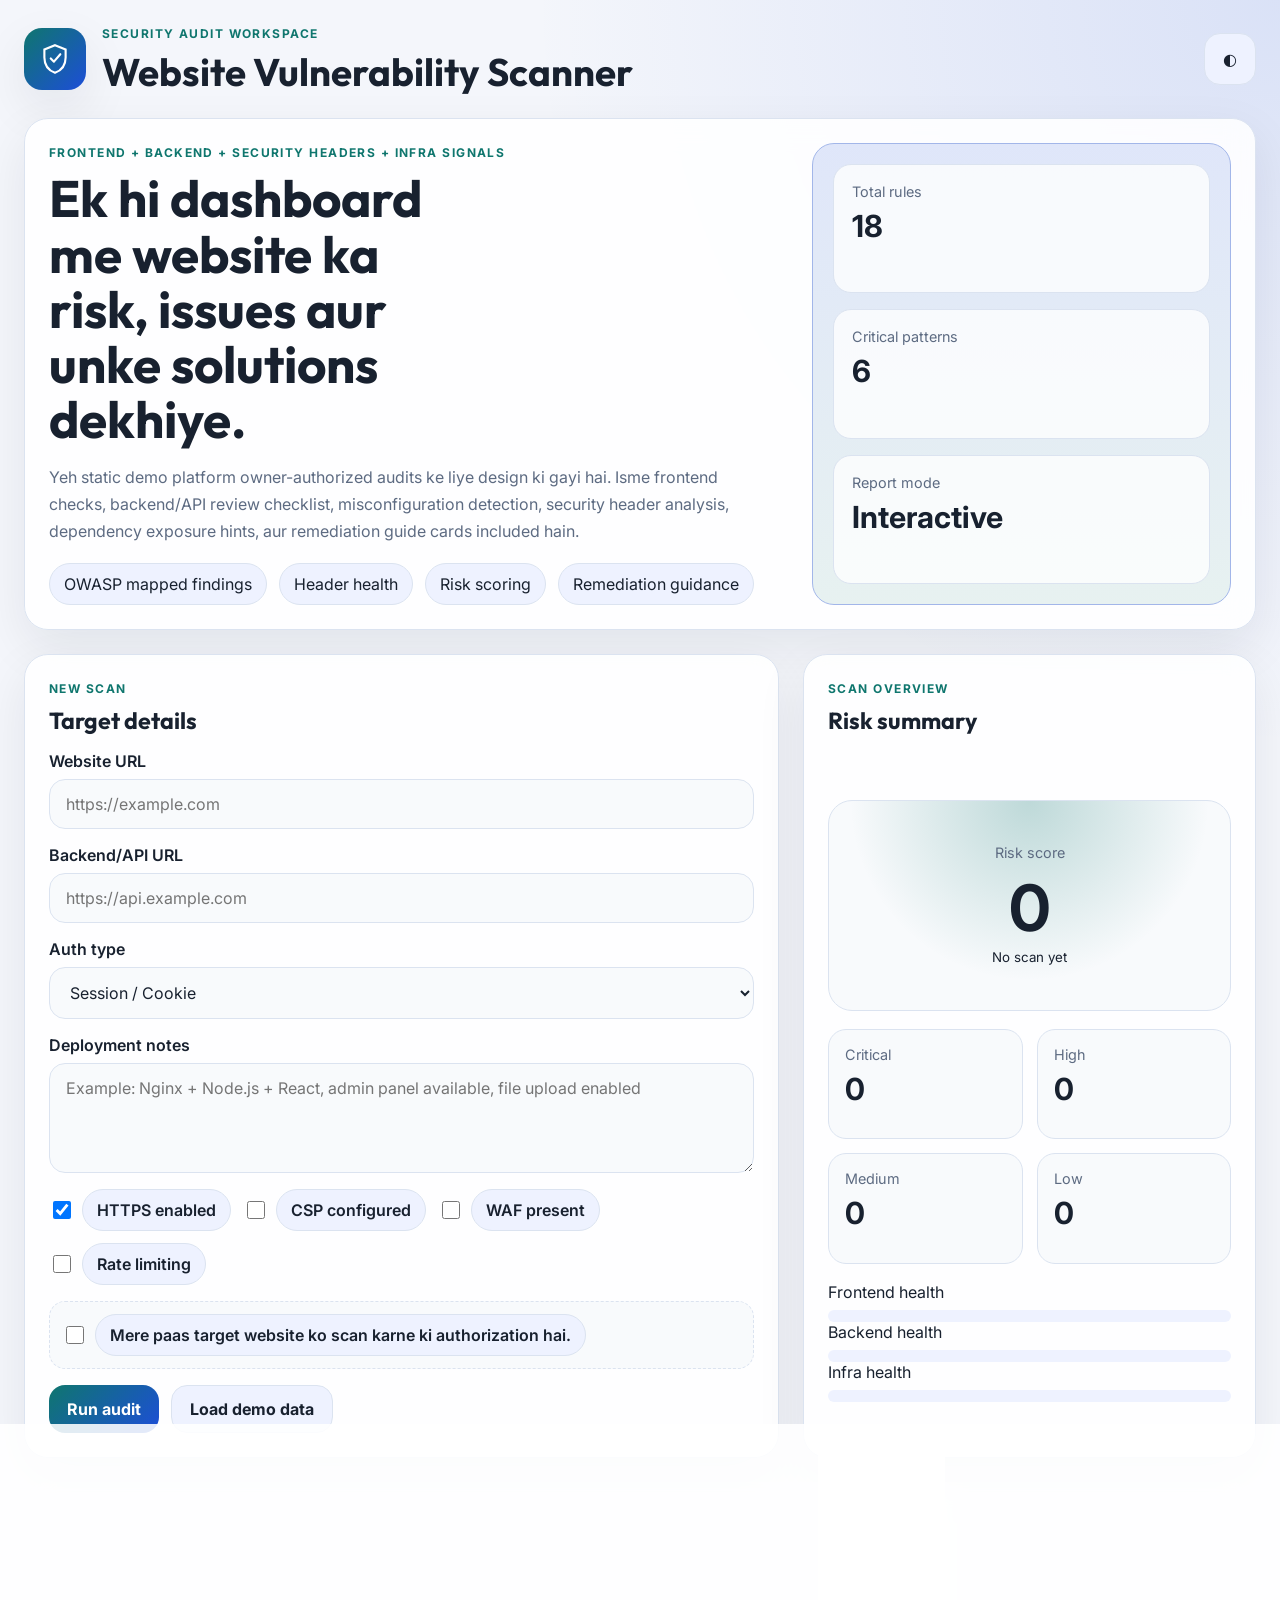
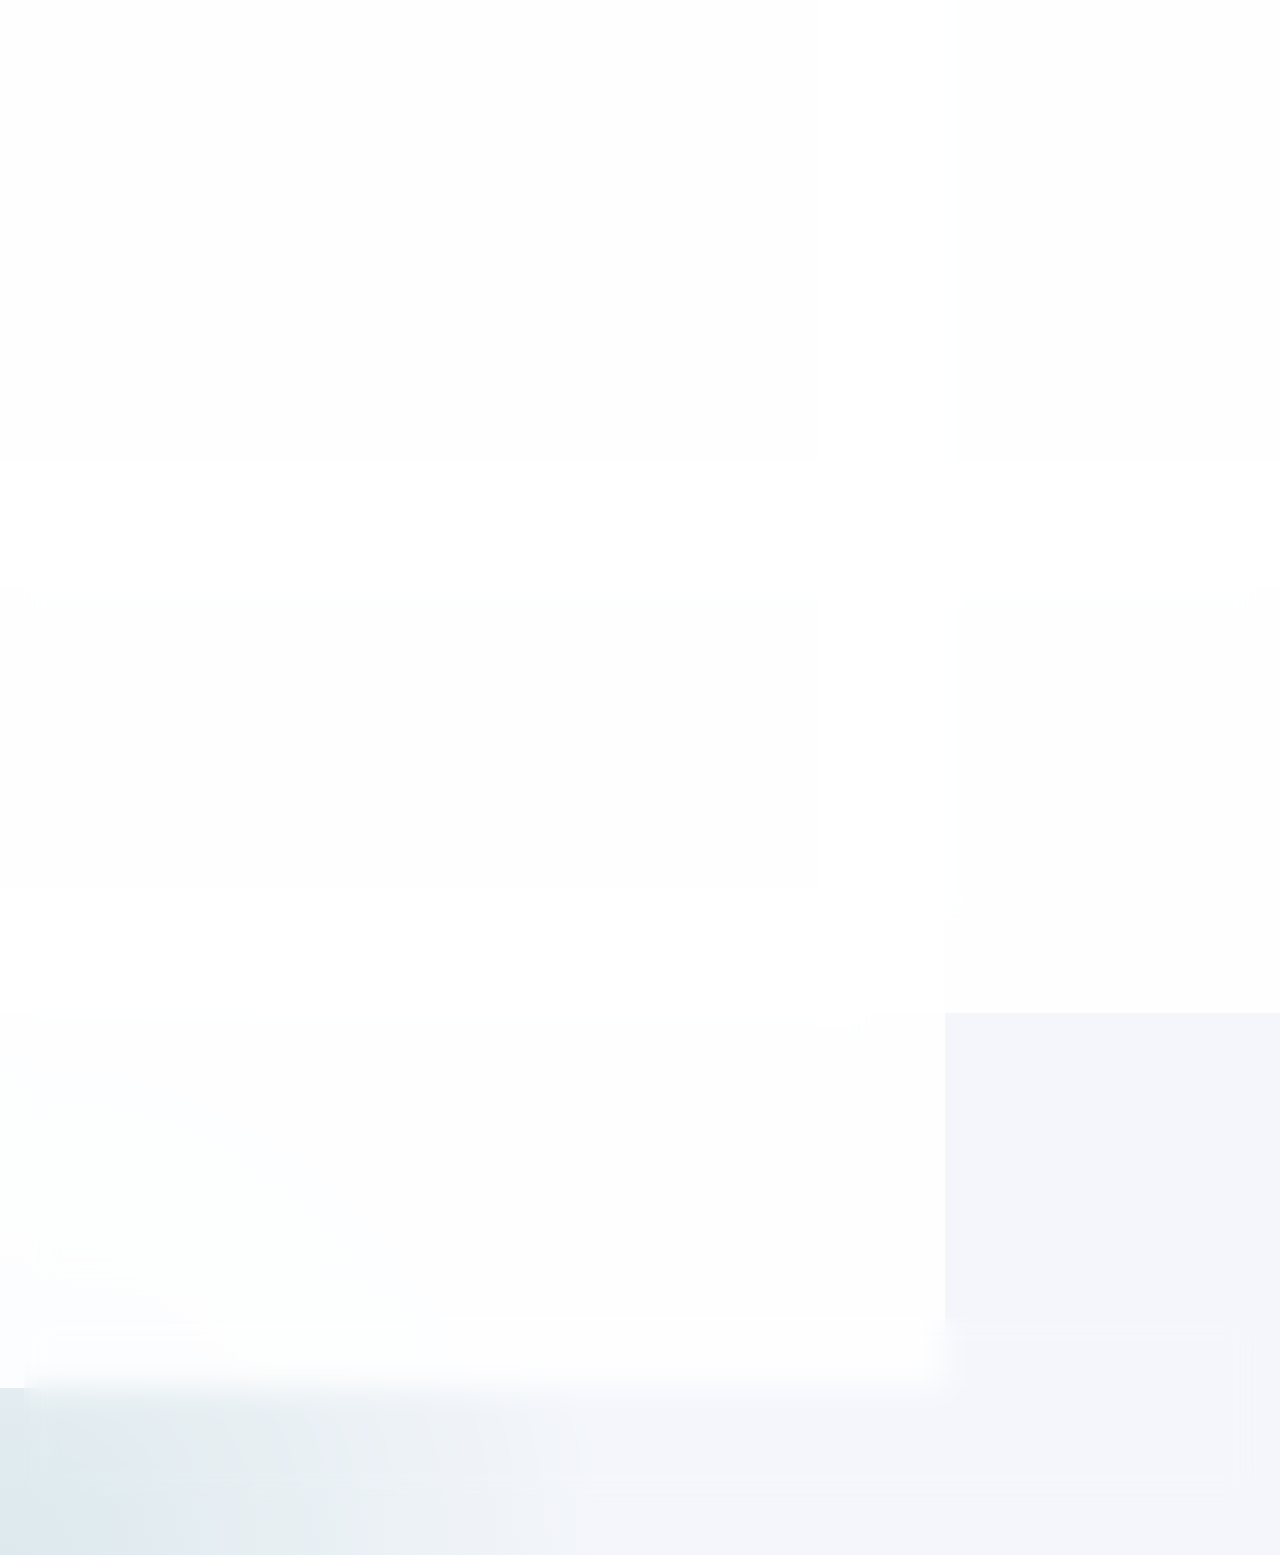
<file: index.html>
<!DOCTYPE html>
<html lang="en" data-theme="light">
<head>
  <meta charset="UTF-8" />
  <meta name="viewport" content="width=device-width, initial-scale=1.0" />
  <title>Security Audit Platform</title>
  <link rel="preconnect" href="https://fonts.googleapis.com">
  <link rel="preconnect" href="https://fonts.gstatic.com" crossorigin>
  <link href="https://fonts.googleapis.com/css2?family=Outfit:wght@400;500;600;700;800&family=Inter:wght@400;500;600;700&display=swap" rel="stylesheet">
  <link rel="stylesheet" href="style.css" />
</head>
<body>
  <a class="skip-link" href="#main">Skip to content</a>
  <div class="app-shell">
    <header class="topbar">
      <div class="brand-block">
        <div class="logo" aria-label="Security Audit Platform logo">
          <svg viewBox="0 0 64 64" role="img" aria-hidden="true">
            <path d="M32 6 52 14v15c0 14.4-8.3 24.4-20 29C20.3 53.4 12 43.4 12 29V14L32 6Z" fill="none" stroke="currentColor" stroke-width="4"/>
            <path d="M24 31l6 6 12-14" fill="none" stroke="currentColor" stroke-width="4" stroke-linecap="round" stroke-linejoin="round"/>
          </svg>
        </div>
        <div>
          <p class="eyebrow">Security audit workspace</p>
          <h1>Website Vulnerability Scanner</h1>
        </div>
      </div>
      <div class="top-actions">
        <button class="theme-toggle" data-theme-toggle aria-label="Switch to dark mode">
          <span class="theme-icon">◐</span>
        </button>
      </div>
    </header>

    <main id="main" class="dashboard">
      <section class="hero card hero-card">
        <div>
          <p class="section-kicker">Frontend + backend + security headers + infra signals</p>
          <h2>Ek hi dashboard me website ka risk, issues aur unke solutions dekhiye.</h2>
          <p class="hero-copy">Yeh static demo platform owner-authorized audits ke liye design ki gayi hai. Isme frontend checks, backend/API review checklist, misconfiguration detection, security header analysis, dependency exposure hints, aur remediation guide cards included hain.</p>
          <div class="hero-pills" role="list" aria-label="Highlights">
            <span role="listitem">OWASP mapped findings</span>
            <span role="listitem">Header health</span>
            <span role="listitem">Risk scoring</span>
            <span role="listitem">Remediation guidance</span>
          </div>
        </div>
        <div class="hero-panel">
          <div class="metric-stack">
            <article>
              <span>Total rules</span>
              <strong id="ruleCount">18</strong>
            </article>
            <article>
              <span>Critical patterns</span>
              <strong id="criticalPatterns">6</strong>
            </article>
            <article>
              <span>Report mode</span>
              <strong>Interactive</strong>
            </article>
          </div>
        </div>
      </section>

      <section class="grid-layout">
        <section class="card form-card">
          <div class="section-head">
            <p class="eyebrow">New scan</p>
            <h3>Target details</h3>
          </div>
          <form id="scanForm" class="scan-form">
            <label>
              <span>Website URL</span>
              <input id="targetUrl" type="url" placeholder="https://example.com" required />
            </label>
            <label>
              <span>Backend/API URL</span>
              <input id="apiUrl" type="url" placeholder="https://api.example.com" />
            </label>
            <label>
              <span>Auth type</span>
              <select id="authType">
                <option value="session">Session / Cookie</option>
                <option value="jwt">JWT / Token</option>
                <option value="basic">Basic Auth</option>
                <option value="none">Public / None</option>
              </select>
            </label>
            <label>
              <span>Deployment notes</span>
              <textarea id="notes" rows="4" placeholder="Example: Nginx + Node.js + React, admin panel available, file upload enabled"></textarea>
            </label>
            <div class="checkbox-row">
              <label class="check-wrap">
                <input id="hasHttps" type="checkbox" checked />
                <span>HTTPS enabled</span>
              </label>
              <label class="check-wrap">
                <input id="hasCsp" type="checkbox" />
                <span>CSP configured</span>
              </label>
              <label class="check-wrap">
                <input id="hasWaf" type="checkbox" />
                <span>WAF present</span>
              </label>
              <label class="check-wrap">
                <input id="hasRateLimit" type="checkbox" />
                <span>Rate limiting</span>
              </label>
            </div>
            <label class="check-wrap legal-box">
              <input id="authorized" type="checkbox" required />
              <span>Mere paas target website ko scan karne ki authorization hai.</span>
            </label>
            <div class="form-actions">
              <button class="btn btn-primary" type="submit">Run audit</button>
              <button class="btn btn-secondary" type="button" id="loadDemo">Load demo data</button>
            </div>
          </form>
        </section>

        <section class="card summary-card">
          <div class="section-head">
            <p class="eyebrow">Scan overview</p>
            <h3>Risk summary</h3>
          </div>
          <div class="score-orb" aria-label="Risk score">
            <div>
              <span>Risk score</span>
              <strong id="riskScore">0</strong>
              <small id="riskLabel">No scan yet</small>
            </div>
          </div>
          <div class="summary-grid">
            <article><span>Critical</span><strong id="criticalCount">0</strong></article>
            <article><span>High</span><strong id="highCount">0</strong></article>
            <article><span>Medium</span><strong id="mediumCount">0</strong></article>
            <article><span>Low</span><strong id="lowCount">0</strong></article>
          </div>
          <div class="health-bars">
            <div>
              <span>Frontend health</span>
              <div class="progress"><i id="frontendBar" style="width: 0%"></i></div>
            </div>
            <div>
              <span>Backend health</span>
              <div class="progress"><i id="backendBar" style="width: 0%"></i></div>
            </div>
            <div>
              <span>Infra health</span>
              <div class="progress"><i id="infraBar" style="width: 0%"></i></div>
            </div>
          </div>
        </section>
      </section>

      <section class="grid-layout second-grid">
        <section class="card wide-card">
          <div class="section-head inline-head">
            <div>
              <p class="eyebrow">Findings</p>
              <h3>Detected issues</h3>
            </div>
            <div class="filter-pills" id="severityFilters">
              <button class="filter active" data-filter="all">All</button>
              <button class="filter" data-filter="critical">Critical</button>
              <button class="filter" data-filter="high">High</button>
              <button class="filter" data-filter="medium">Medium</button>
              <button class="filter" data-filter="low">Low</button>
            </div>
          </div>
          <div id="findingsList" class="findings-list empty-state" aria-live="polite">
            <div class="empty-illustration">🛡️</div>
            <h4>No report generated yet</h4>
            <p>Scan run karne ke baad yahan vulnerability cards, evidence, OWASP mapping aur remediation steps dikhai denge.</p>
          </div>
        </section>

        <section class="card">
          <div class="section-head">
            <p class="eyebrow">Header analysis</p>
            <h3>Recommended headers</h3>
          </div>
          <div id="headerStatus" class="mini-list"></div>
        </section>
      </section>

      <section class="grid-layout second-grid">
        <section class="card">
          <div class="section-head">
            <p class="eyebrow">Checklist</p>
            <h3>Frontend checks</h3>
          </div>
          <ul id="frontendChecklist" class="checklist"></ul>
        </section>
        <section class="card">
          <div class="section-head">
            <p class="eyebrow">Checklist</p>
            <h3>Backend checks</h3>
          </div>
          <ul id="backendChecklist" class="checklist"></ul>
        </section>
        <section class="card">
          <div class="section-head">
            <p class="eyebrow">Checklist</p>
            <h3>Infra checks</h3>
          </div>
          <ul id="infraChecklist" class="checklist"></ul>
        </section>
      </section>

      <section class="card report-card">
        <div class="section-head">
          <p class="eyebrow">Report</p>
          <h3>Executive summary</h3>
        </div>
        <div id="executiveSummary" class="report-content">
          <p>Abhi tak koi scan summary available nahi hai.</p>
        </div>
      </section>
    </main>
  </div>

  <script src="script.js"></script>
</body>
</html>
</file>
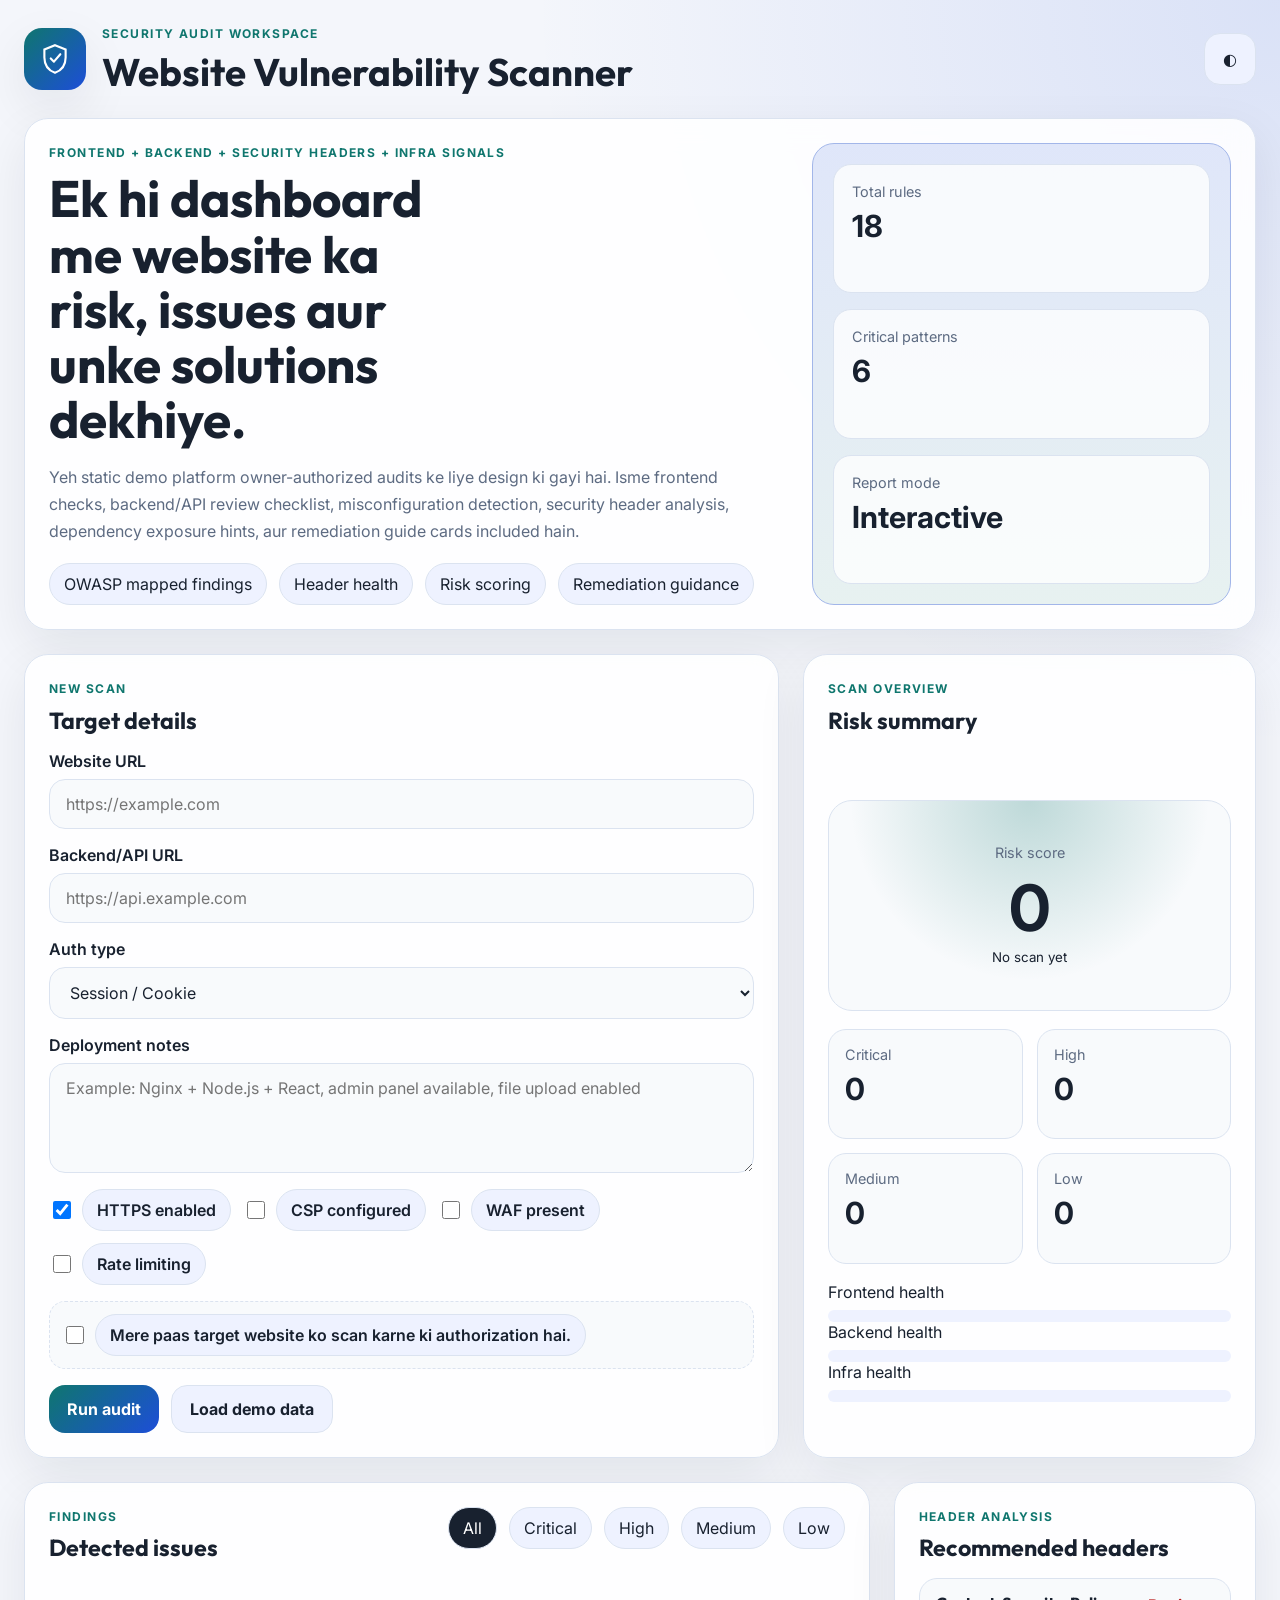
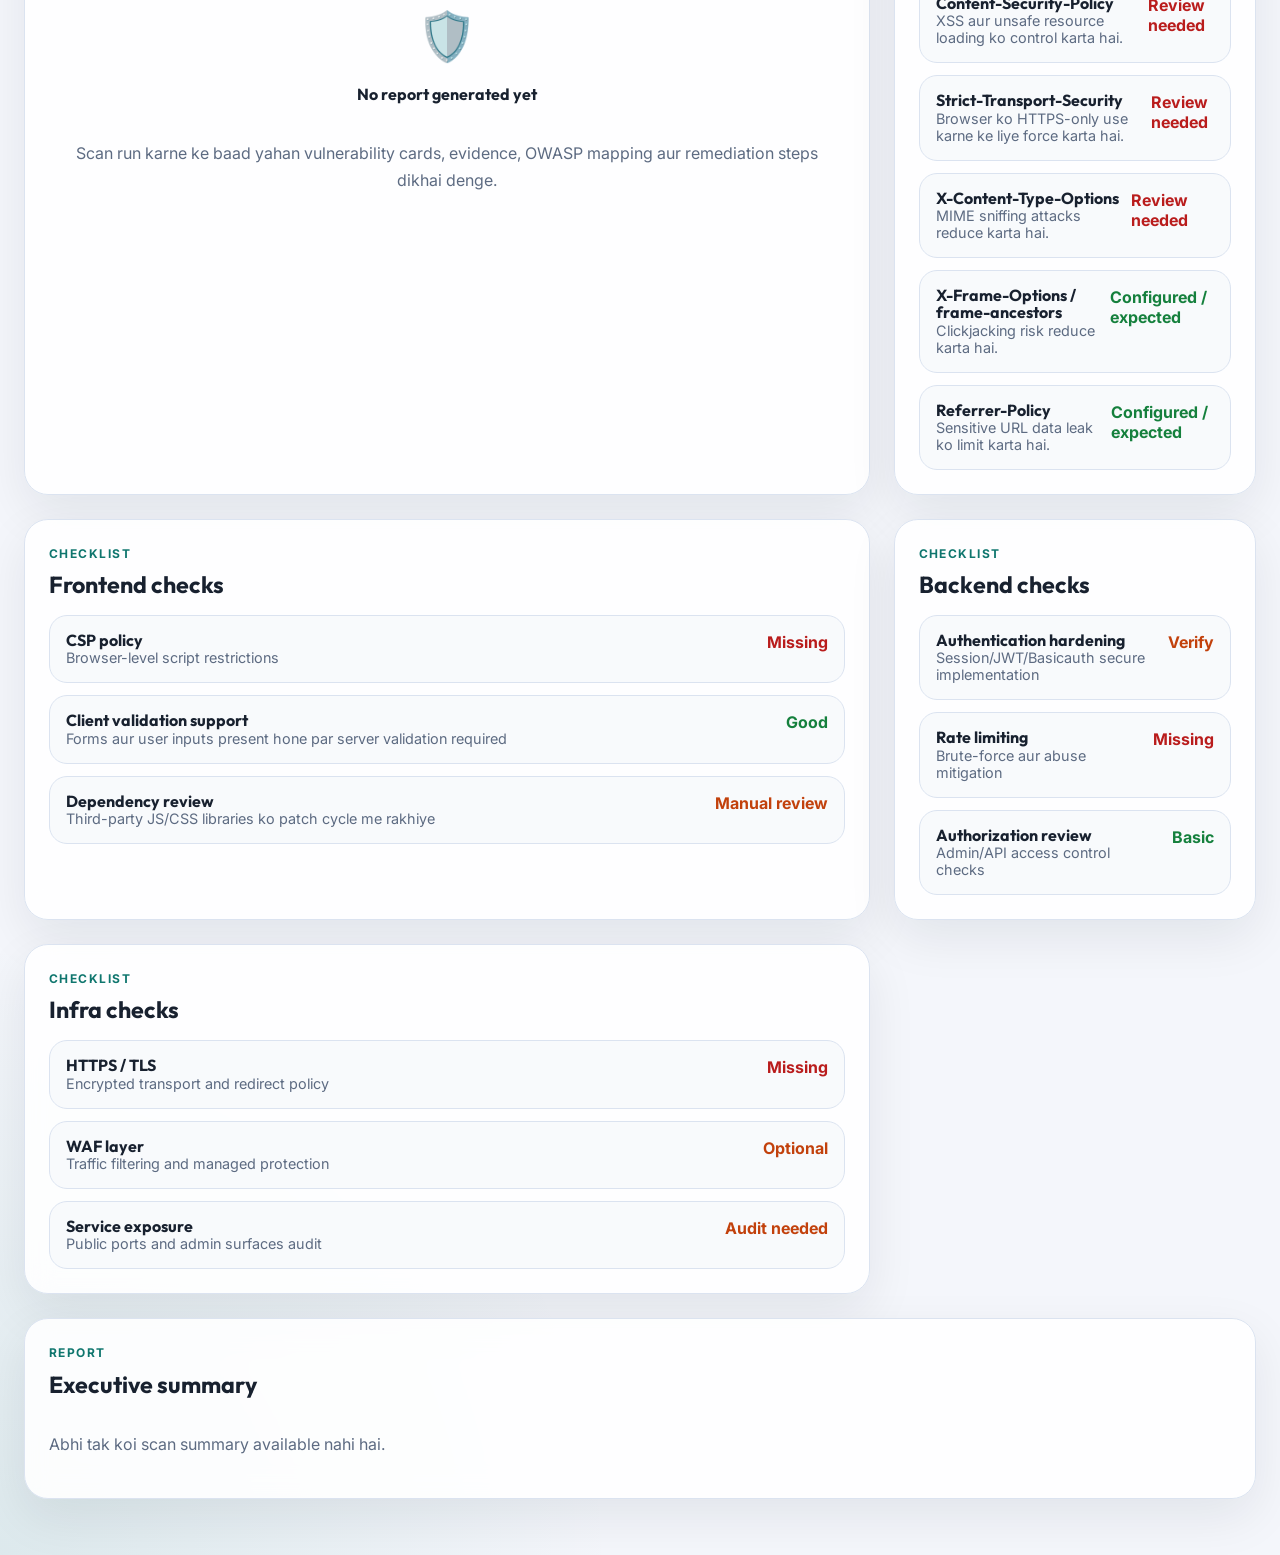
<file: CSP.html>
<!DOCTYPE html>
<html lang="en" data-theme="light">
<head>
  <meta charset="UTF-8" />
  <meta name="viewport" content="width=device-width, initial-scale=1.0" />
  <title>Security Audit Platform</title>
  <link rel="preconnect" href="https://fonts.googleapis.com">
  <link rel="preconnect" href="https://fonts.gstatic.com" crossorigin>
  <link href="https://fonts.googleapis.com/css2?family=Outfit:wght@400;500;600;700;800&family=Inter:wght@400;500;600;700&display=swap" rel="stylesheet">
  <link rel="stylesheet" href="style.css" />
</head>
<body>
  <a class="skip-link" href="#main">Skip to content</a>
  <div class="app-shell">
    <header class="topbar">
      <div class="brand-block">
        <div class="logo" aria-label="Security Audit Platform logo">
          <svg viewBox="0 0 64 64" role="img" aria-hidden="true">
            <path d="M32 6 52 14v15c0 14.4-8.3 24.4-20 29C20.3 53.4 12 43.4 12 29V14L32 6Z" fill="none" stroke="currentColor" stroke-width="4"/>
            <path d="M24 31l6 6 12-14" fill="none" stroke="currentColor" stroke-width="4" stroke-linecap="round" stroke-linejoin="round"/>
          </svg>
        </div>
        <div>
          <p class="eyebrow">Security audit workspace</p>
          <h1>Website Vulnerability Scanner</h1>
        </div>
      </div>
      <div class="top-actions">
        <button class="theme-toggle" data-theme-toggle aria-label="Switch to dark mode">
          <span class="theme-icon">◐</span>
        </button>
      </div>
    </header>

    <main id="main" class="dashboard">
      <section class="hero card hero-card">
        <div>
          <p class="section-kicker">Frontend + backend + security headers + infra signals</p>
          <h2>Ek hi dashboard me website ka risk, issues aur unke solutions dekhiye.</h2>
          <p class="hero-copy">Yeh static demo platform owner-authorized audits ke liye design ki gayi hai. Isme frontend checks, backend/API review checklist, misconfiguration detection, security header analysis, dependency exposure hints, aur remediation guide cards included hain.</p>
          <div class="hero-pills" role="list" aria-label="Highlights">
            <span role="listitem">OWASP mapped findings</span>
            <span role="listitem">Header health</span>
            <span role="listitem">Risk scoring</span>
            <span role="listitem">Remediation guidance</span>
          </div>
        </div>
        <div class="hero-panel">
          <div class="metric-stack">
            <article>
              <span>Total rules</span>
              <strong id="ruleCount">18</strong>
            </article>
            <article>
              <span>Critical patterns</span>
              <strong id="criticalPatterns">6</strong>
            </article>
            <article>
              <span>Report mode</span>
              <strong>Interactive</strong>
            </article>
          </div>
        </div>
      </section>

      <section class="grid-layout">
        <section class="card form-card">
          <div class="section-head">
            <p class="eyebrow">New scan</p>
            <h3>Target details</h3>
          </div>
          <form id="scanForm" class="scan-form">
            <label>
              <span>Website URL</span>
              <input id="targetUrl" type="url" placeholder="https://example.com" required />
            </label>
            <label>
              <span>Backend/API URL</span>
              <input id="apiUrl" type="url" placeholder="https://api.example.com" />
            </label>
            <label>
              <span>Auth type</span>
              <select id="authType">
                <option value="session">Session / Cookie</option>
                <option value="jwt">JWT / Token</option>
                <option value="basic">Basic Auth</option>
                <option value="none">Public / None</option>
              </select>
            </label>
            <label>
              <span>Deployment notes</span>
              <textarea id="notes" rows="4" placeholder="Example: Nginx + Node.js + React, admin panel available, file upload enabled"></textarea>
            </label>
            <div class="checkbox-row">
              <label class="check-wrap">
                <input id="hasHttps" type="checkbox" checked />
                <span>HTTPS enabled</span>
              </label>
              <label class="check-wrap">
                <input id="hasCsp" type="checkbox" />
                <span>CSP configured</span>
              </label>
              <label class="check-wrap">
                <input id="hasWaf" type="checkbox" />
                <span>WAF present</span>
              </label>
              <label class="check-wrap">
                <input id="hasRateLimit" type="checkbox" />
                <span>Rate limiting</span>
              </label>
            </div>
            <label class="check-wrap legal-box">
              <input id="authorized" type="checkbox" required />
              <span>Mere paas target website ko scan karne ki authorization hai.</span>
            </label>
            <div class="form-actions">
              <button class="btn btn-primary" type="submit">Run audit</button>
              <button class="btn btn-secondary" type="button" id="loadDemo">Load demo data</button>
            </div>
          </form>
        </section>

        <section class="card summary-card">
          <div class="section-head">
            <p class="eyebrow">Scan overview</p>
            <h3>Risk summary</h3>
          </div>
          <div class="score-orb" aria-label="Risk score">
            <div>
              <span>Risk score</span>
              <strong id="riskScore">0</strong>
              <small id="riskLabel">No scan yet</small>
            </div>
          </div>
          <div class="summary-grid">
            <article><span>Critical</span><strong id="criticalCount">0</strong></article>
            <article><span>High</span><strong id="highCount">0</strong></article>
            <article><span>Medium</span><strong id="mediumCount">0</strong></article>
            <article><span>Low</span><strong id="lowCount">0</strong></article>
          </div>
          <div class="health-bars">
            <div>
              <span>Frontend health</span>
              <div class="progress"><i id="frontendBar" style="width: 0%"></i></div>
            </div>
            <div>
              <span>Backend health</span>
              <div class="progress"><i id="backendBar" style="width: 0%"></i></div>
            </div>
            <div>
              <span>Infra health</span>
              <div class="progress"><i id="infraBar" style="width: 0%"></i></div>
            </div>
          </div>
        </section>
      </section>

      <section class="grid-layout second-grid">
        <section class="card wide-card">
          <div class="section-head inline-head">
            <div>
              <p class="eyebrow">Findings</p>
              <h3>Detected issues</h3>
            </div>
            <div class="filter-pills" id="severityFilters">
              <button class="filter active" data-filter="all">All</button>
              <button class="filter" data-filter="critical">Critical</button>
              <button class="filter" data-filter="high">High</button>
              <button class="filter" data-filter="medium">Medium</button>
              <button class="filter" data-filter="low">Low</button>
            </div>
          </div>
          <div id="findingsList" class="findings-list empty-state" aria-live="polite">
            <div class="empty-illustration">🛡️</div>
            <h4>No report generated yet</h4>
            <p>Scan run karne ke baad yahan vulnerability cards, evidence, OWASP mapping aur remediation steps dikhai denge.</p>
          </div>
        </section>

        <section class="card">
          <div class="section-head">
            <p class="eyebrow">Header analysis</p>
            <h3>Recommended headers</h3>
          </div>
          <div id="headerStatus" class="mini-list"></div>
        </section>
      </section>

      <section class="grid-layout second-grid">
        <section class="card">
          <div class="section-head">
            <p class="eyebrow">Checklist</p>
            <h3>Frontend checks</h3>
          </div>
          <ul id="frontendChecklist" class="checklist"></ul>
        </section>
        <section class="card">
          <div class="section-head">
            <p class="eyebrow">Checklist</p>
            <h3>Backend checks</h3>
          </div>
          <ul id="backendChecklist" class="checklist"></ul>
        </section>
        <section class="card">
          <div class="section-head">
            <p class="eyebrow">Checklist</p>
            <h3>Infra checks</h3>
          </div>
          <ul id="infraChecklist" class="checklist"></ul>
        </section>
      </section>

      <section class="card report-card">
        <div class="section-head">
          <p class="eyebrow">Report</p>
          <h3>Executive summary</h3>
        </div>
        <div id="executiveSummary" class="report-content">
          <p>Abhi tak koi scan summary available nahi hai.</p>
        </div>
      </section>
    </main>
  </div>

  <script src="script.js"></script>
</body>
</html>
</file>
<file: style.css>
:root,
[data-theme="light"] {
  --bg: #f4f6fb;
  --surface: #ffffff;
  --surface-2: #eef2ff;
  --surface-3: #f8fafc;
  --border: #dbe3f0;
  --text: #18212f;
  --muted: #5d6b82;
  --primary: #0f766e;
  --primary-strong: #115e59;
  --accent: #1d4ed8;
  --danger: #b91c1c;
  --warning: #c2410c;
  --success: #15803d;
  --shadow: 0 18px 50px rgba(15, 23, 42, 0.08);
}

[data-theme="dark"] {
  --bg: #0b1120;
  --surface: #121a2b;
  --surface-2: #16233a;
  --surface-3: #0f172a;
  --border: #26334d;
  --text: #edf2ff;
  --muted: #9daccc;
  --primary: #34d399;
  --primary-strong: #10b981;
  --accent: #60a5fa;
  --danger: #f87171;
  --warning: #fb923c;
  --success: #4ade80;
  --shadow: 0 18px 50px rgba(0, 0, 0, 0.35);
}

* { box-sizing: border-box; }
html { scroll-behavior: smooth; }
body {
  margin: 0;
  min-height: 100vh;
  font-family: 'Inter', sans-serif;
  background:
    radial-gradient(circle at top right, rgba(29, 78, 216, 0.12), transparent 22%),
    radial-gradient(circle at left bottom, rgba(15, 118, 110, 0.1), transparent 18%),
    var(--bg);
  color: var(--text);
}
button, input, textarea, select { font: inherit; }
a { color: inherit; }
.skip-link {
  position: absolute;
  left: 12px;
  top: -48px;
  background: var(--primary);
  color: white;
  padding: 10px 14px;
  border-radius: 10px;
  z-index: 20;
}
.skip-link:focus { top: 12px; }
.app-shell {
  max-width: 1440px;
  margin: 0 auto;
  padding: 24px;
}
.topbar {
  display: flex;
  justify-content: space-between;
  align-items: center;
  gap: 20px;
  margin-bottom: 24px;
}
.brand-block {
  display: flex;
  gap: 16px;
  align-items: center;
}
.logo {
  width: 62px;
  height: 62px;
  border-radius: 18px;
  display: grid;
  place-items: center;
  background: linear-gradient(135deg, var(--primary), var(--accent));
  color: #fff;
  box-shadow: var(--shadow);
}
.logo svg { width: 34px; height: 34px; }
.eyebrow, .section-kicker {
  margin: 0 0 8px;
  color: var(--primary);
  text-transform: uppercase;
  letter-spacing: 0.12em;
  font-size: 12px;
  font-weight: 700;
}
h1, h2, h3, h4 {
  margin: 0;
  font-family: 'Outfit', sans-serif;
  line-height: 1.08;
}
h1 { font-size: clamp(1.8rem, 3vw, 2.6rem); }
h2 { font-size: clamp(2rem, 4vw, 3.6rem); max-width: 12ch; }
h3 { font-size: 1.45rem; }
p { color: var(--muted); line-height: 1.7; }
.card {
  background: color-mix(in srgb, var(--surface) 88%, transparent);
  backdrop-filter: blur(14px);
  border: 1px solid var(--border);
  border-radius: 24px;
  box-shadow: var(--shadow);
  padding: 24px;
}
.dashboard {
  display: grid;
  gap: 24px;
}
.hero-card {
  display: grid;
  grid-template-columns: 1.5fr 0.85fr;
  gap: 24px;
  align-items: stretch;
}
.hero-copy { max-width: 72ch; }
.hero-pills {
  display: flex;
  flex-wrap: wrap;
  gap: 12px;
  margin-top: 18px;
}
.hero-pills span,
.filter,
.check-wrap span {
  border-radius: 999px;
  padding: 10px 14px;
  background: var(--surface-2);
  color: var(--text);
  border: 1px solid var(--border);
}
.hero-panel {
  background: linear-gradient(180deg, color-mix(in srgb, var(--accent) 14%, var(--surface)), color-mix(in srgb, var(--primary) 10%, var(--surface)));
  border-radius: 22px;
  padding: 20px;
  border: 1px solid color-mix(in srgb, var(--accent) 30%, var(--border));
}
.metric-stack {
  display: grid;
  gap: 16px;
  height: 100%;
}
.metric-stack article {
  background: color-mix(in srgb, var(--surface) 78%, transparent);
  border: 1px solid var(--border);
  border-radius: 18px;
  padding: 18px;
}
.metric-stack span,
.summary-grid span,
.mini-list small,
.checklist small,
.report-tag,
.score-orb span {
  display: block;
  color: var(--muted);
  font-size: 0.9rem;
}
.metric-stack strong,
.summary-grid strong,
.score-orb strong {
  display: block;
  margin-top: 8px;
  font-size: 1.9rem;
  color: var(--text);
}
.grid-layout {
  display: grid;
  grid-template-columns: 1.25fr 0.75fr;
  gap: 24px;
}
.second-grid {
  grid-template-columns: 1.4fr 0.6fr;
}
.section-head {
  margin-bottom: 18px;
}
.inline-head {
  display: flex;
  justify-content: space-between;
  align-items: start;
  gap: 12px;
}
.scan-form {
  display: grid;
  gap: 16px;
}
.scan-form label {
  display: grid;
  gap: 8px;
}
.scan-form span {
  font-weight: 600;
}
input, textarea, select {
  width: 100%;
  border: 1px solid var(--border);
  background: var(--surface-3);
  color: var(--text);
  border-radius: 16px;
  padding: 14px 16px;
  outline: none;
}
input:focus, textarea:focus, select:focus {
  border-color: var(--primary);
  box-shadow: 0 0 0 4px color-mix(in srgb, var(--primary) 18%, transparent);
}
.checkbox-row {
  display: flex;
  flex-wrap: wrap;
  gap: 12px;
}
.check-wrap {
  display: inline-flex !important;
  align-items: center;
  gap: 10px;
}
.check-wrap input { width: 18px; height: 18px; }
.legal-box {
  justify-content: start;
  padding: 12px;
  border: 1px dashed var(--border);
  border-radius: 16px;
  background: var(--surface-3);
}
.form-actions, .top-actions, .filter-pills {
  display: flex;
  gap: 12px;
  flex-wrap: wrap;
}
.btn, .theme-toggle, .filter {
  border: none;
  cursor: pointer;
  transition: transform 180ms ease, background 180ms ease, color 180ms ease;
}
.btn:hover, .theme-toggle:hover, .filter:hover { transform: translateY(-1px); }
.btn {
  padding: 13px 18px;
  border-radius: 16px;
  font-weight: 700;
}
.btn-primary {
  background: linear-gradient(135deg, var(--primary), var(--accent));
  color: white;
}
.btn-secondary, .theme-toggle, .filter {
  background: var(--surface-2);
  color: var(--text);
  border: 1px solid var(--border);
}
.filter.active {
  background: var(--text);
  color: var(--surface);
}
.theme-toggle {
  width: 52px;
  height: 52px;
  border-radius: 16px;
}
.summary-card {
  display: grid;
  gap: 18px;
}
.score-orb {
  min-height: 180px;
  border-radius: 24px;
  display: grid;
  place-items: center;
  text-align: center;
  background: radial-gradient(circle at top, color-mix(in srgb, var(--primary) 25%, transparent), transparent 62%), var(--surface-3);
  border: 1px solid var(--border);
}
.score-orb strong { font-size: 4rem; }
.summary-grid {
  display: grid;
  grid-template-columns: repeat(2, 1fr);
  gap: 14px;
}
.summary-grid article,
.mini-list article,
.checklist li,
.finding-card {
  background: var(--surface-3);
  border-radius: 18px;
  border: 1px solid var(--border);
}
.summary-grid article { padding: 16px; }
.progress {
  height: 12px;
  background: var(--surface-2);
  border-radius: 999px;
  overflow: hidden;
  margin-top: 8px;
}
.progress i {
  display: block;
  height: 100%;
  border-radius: inherit;
  background: linear-gradient(90deg, var(--primary), var(--accent));
}
.findings-list {
  display: grid;
  gap: 14px;
}
.empty-state {
  min-height: 260px;
  display: grid;
  place-items: center;
  text-align: center;
  padding: 24px;
}
.empty-illustration { font-size: 3rem; }
.finding-card {
  padding: 18px;
  display: grid;
  gap: 14px;
}
.finding-top {
  display: flex;
  justify-content: space-between;
  gap: 12px;
  align-items: start;
}
.badge {
  display: inline-flex;
  align-items: center;
  padding: 8px 12px;
  border-radius: 999px;
  font-size: 0.82rem;
  font-weight: 700;
}
.badge.critical { background: color-mix(in srgb, var(--danger) 18%, transparent); color: var(--danger); }
.badge.high { background: color-mix(in srgb, var(--warning) 18%, transparent); color: var(--warning); }
.badge.medium { background: color-mix(in srgb, var(--accent) 18%, transparent); color: var(--accent); }
.badge.low { background: color-mix(in srgb, var(--success) 18%, transparent); color: var(--success); }
.finding-meta {
  display: flex;
  flex-wrap: wrap;
  gap: 10px;
}
.finding-meta span,
.report-tag {
  padding: 8px 10px;
  border-radius: 999px;
  background: var(--surface-2);
  border: 1px solid var(--border);
}
.finding-body {
  display: grid;
  gap: 10px;
}
.mini-list, .checklist {
  display: grid;
  gap: 12px;
  padding: 0;
  margin: 0;
  list-style: none;
}
.mini-list article, .checklist li {
  padding: 16px;
}
.status-row {
  display: flex;
  justify-content: space-between;
  gap: 12px;
  align-items: start;
}
.status-pass { color: var(--success); }
.status-fail { color: var(--danger); }
.status-warn { color: var(--warning); }
.report-card { margin-bottom: 32px; }
.report-content {
  display: grid;
  gap: 12px;
}
.report-content ul {
  margin: 0;
  padding-left: 18px;
  color: var(--muted);
}
@media (max-width: 1100px) {
  .hero-card,
  .grid-layout,
  .second-grid { grid-template-columns: 1fr; }
}
@media (max-width: 720px) {
  .app-shell { padding: 16px; }
  .topbar, .brand-block, .inline-head { flex-direction: column; align-items: start; }
  .summary-grid { grid-template-columns: 1fr 1fr; }
  h2 { max-width: 100%; }
}
</file>
